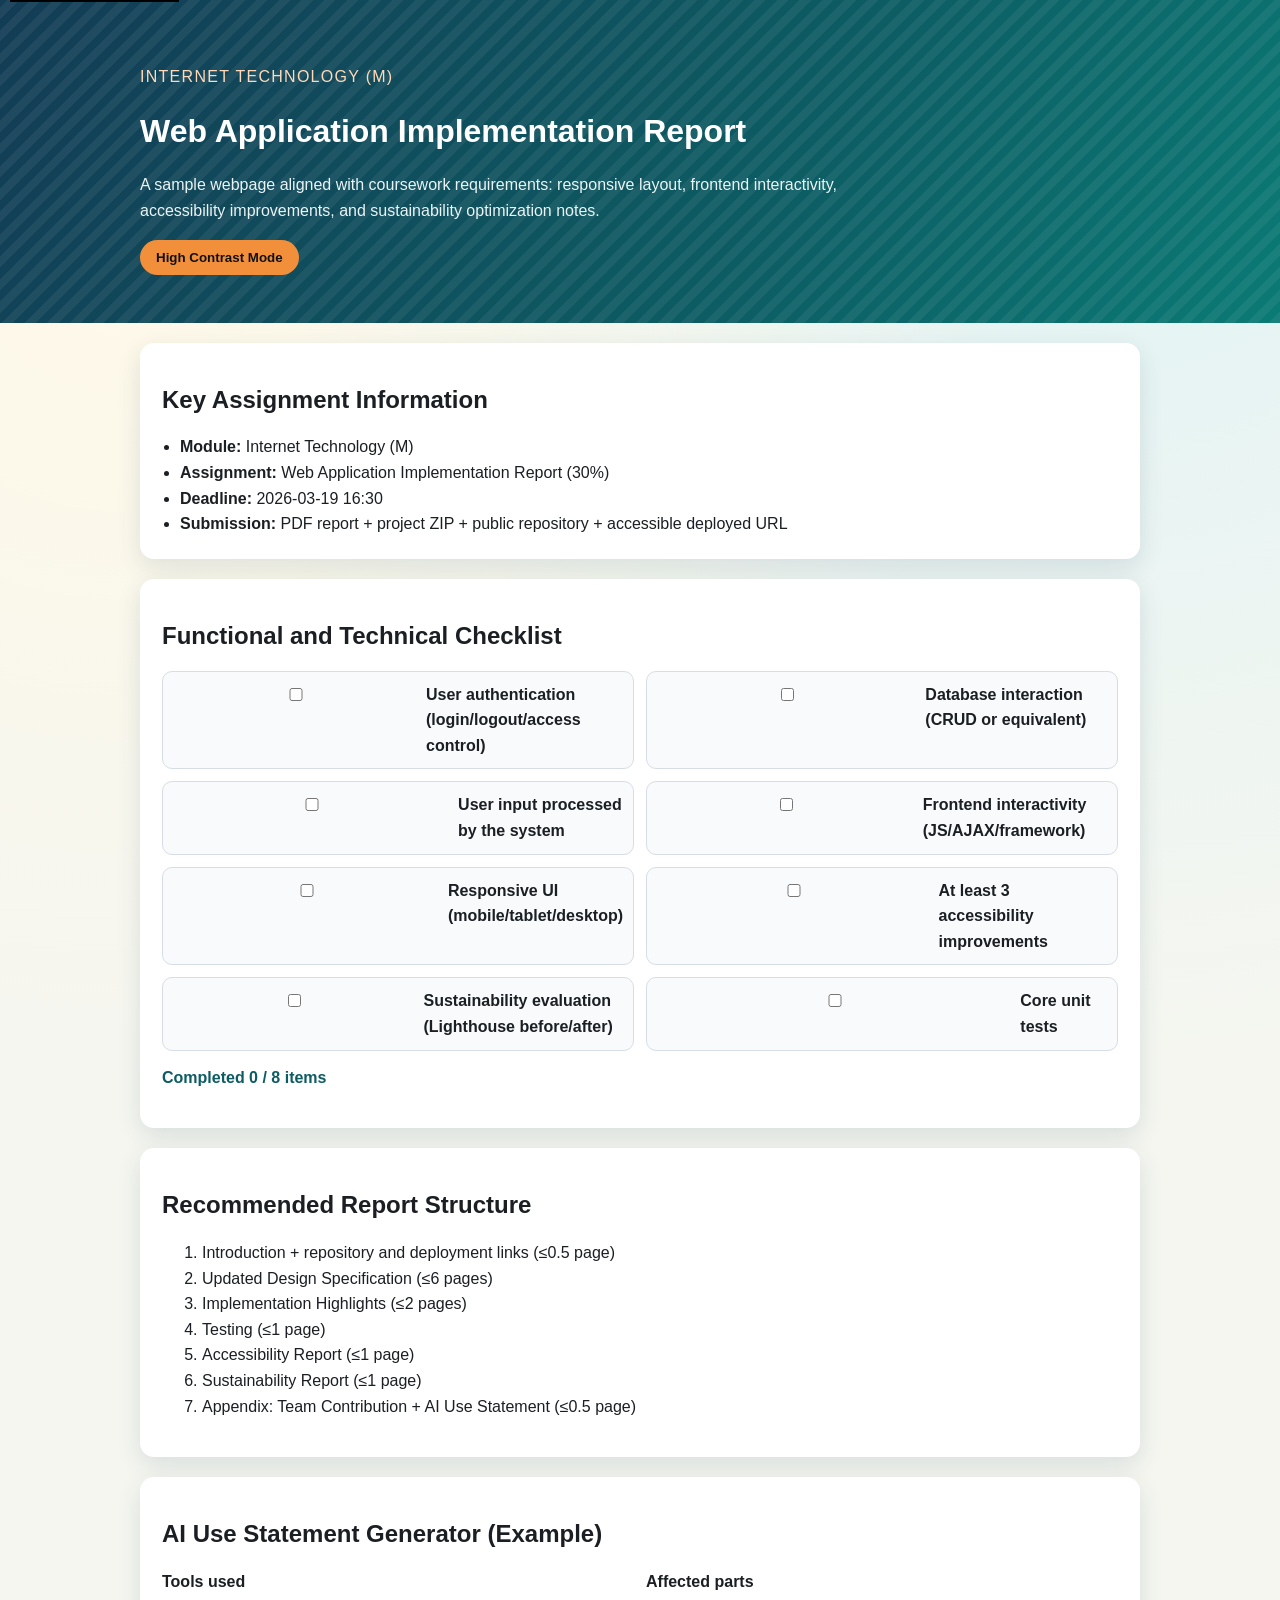
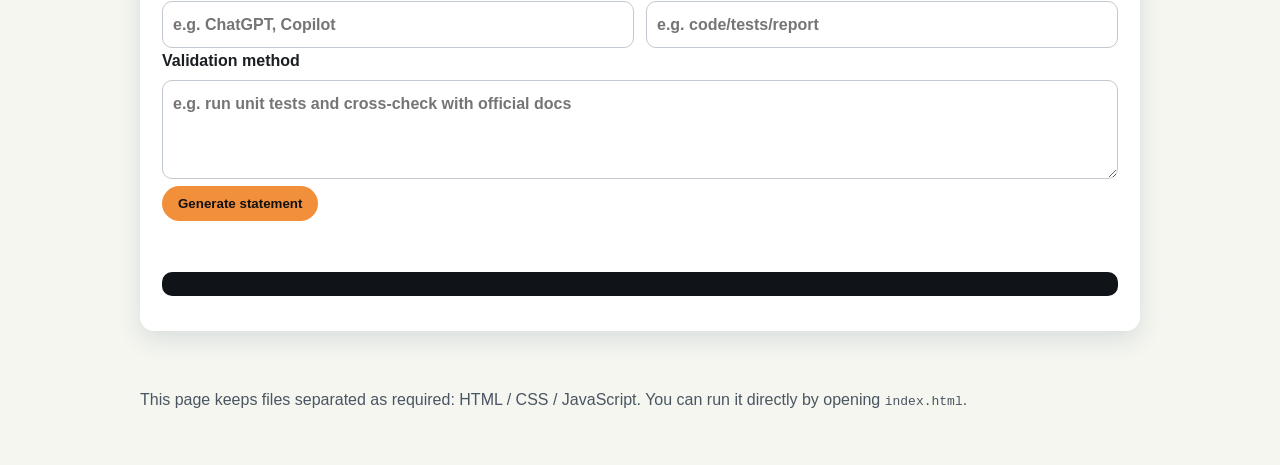
<file: index.html>
<!doctype html>
<html lang="en">
<head>
  <meta charset="utf-8">
  <meta name="viewport" content="width=device-width, initial-scale=1">
  <title>IT Coursework Web Application Demo</title>
  <link rel="stylesheet" href="styles.css">
</head>
<body>
  <a class="skip-link" href="#main-content">Skip to main content</a>

  <header class="hero">
    <div class="hero__overlay"></div>
    <div class="container hero__content">
      <p class="eyebrow">Internet Technology (M)</p>
      <h1>Web Application Implementation Report</h1>
      <p class="hero__desc">A sample webpage aligned with coursework requirements: responsive layout, frontend interactivity, accessibility improvements, and sustainability optimization notes.</p>
      <button id="themeToggle" class="btn" type="button" aria-pressed="false" aria-label="Toggle high-contrast mode">High Contrast Mode</button>
    </div>
  </header>

  <main id="main-content" class="container" tabindex="-1">
    <section class="card" aria-labelledby="deadline-title">
      <h2 id="deadline-title">Key Assignment Information</h2>
      <ul class="meta-list">
        <li><strong>Module:</strong> Internet Technology (M)</li>
        <li><strong>Assignment:</strong> Web Application Implementation Report (30%)</li>
        <li><strong>Deadline:</strong> 2026-03-19 16:30</li>
        <li><strong>Submission:</strong> PDF report + project ZIP + public repository + accessible deployed URL</li>
      </ul>
    </section>

    <section class="card" aria-labelledby="req-title">
      <h2 id="req-title">Functional and Technical Checklist</h2>
      <div class="grid two-col" id="checklist" role="group" aria-label="Course requirement checklist">
        <label><input type="checkbox" class="req-item"> User authentication (login/logout/access control)</label>
        <label><input type="checkbox" class="req-item"> Database interaction (CRUD or equivalent)</label>
        <label><input type="checkbox" class="req-item"> User input processed by the system</label>
        <label><input type="checkbox" class="req-item"> Frontend interactivity (JS/AJAX/framework)</label>
        <label><input type="checkbox" class="req-item"> Responsive UI (mobile/tablet/desktop)</label>
        <label><input type="checkbox" class="req-item"> At least 3 accessibility improvements</label>
        <label><input type="checkbox" class="req-item"> Sustainability evaluation (Lighthouse before/after)</label>
        <label><input type="checkbox" class="req-item"> Core unit tests</label>
      </div>
      <p id="progressText" class="progress" aria-live="polite">Completed 0 / 8 items</p>
    </section>

    <section class="card" aria-labelledby="report-title">
      <h2 id="report-title">Recommended Report Structure</h2>
      <ol>
        <li>Introduction + repository and deployment links (≤0.5 page)</li>
        <li>Updated Design Specification (≤6 pages)</li>
        <li>Implementation Highlights (≤2 pages)</li>
        <li>Testing (≤1 page)</li>
        <li>Accessibility Report (≤1 page)</li>
        <li>Sustainability Report (≤1 page)</li>
        <li>Appendix: Team Contribution + AI Use Statement (≤0.5 page)</li>
      </ol>
    </section>

    <section class="card" aria-labelledby="ai-title">
      <h2 id="ai-title">AI Use Statement Generator (Example)</h2>
      <form id="aiForm" novalidate>
        <div class="grid two-col">
          <label for="tools">Tools used
            <input id="tools" name="tools" type="text" placeholder="e.g. ChatGPT, Copilot" required>
          </label>
          <label for="parts">Affected parts
            <input id="parts" name="parts" type="text" placeholder="e.g. code/tests/report" required>
          </label>
        </div>
        <label for="validation">Validation method
          <textarea id="validation" name="validation" rows="3" placeholder="e.g. run unit tests and cross-check with official docs" required></textarea>
        </label>
        <button class="btn" type="submit">Generate statement</button>
        <p id="formError" class="error" role="alert" aria-live="assertive"></p>
      </form>
      <pre id="aiOutput" class="output" aria-live="polite"></pre>
    </section>
  </main>

  <footer class="container footer">
    <p>This page keeps files separated as required: HTML / CSS / JavaScript. You can run it directly by opening <code>index.html</code>.</p>
  </footer>

  <script src="script.js"></script>
</body>
</html>
</file>
<file: styles.css>
:root {
  --bg: #f5f6f0;
  --surface: #ffffff;
  --text: #1b1f23;
  --muted: #4a5562;
  --brand: #0d5c63;
  --accent: #f28f3b;
  --ring: #133c55;
  --shadow: 0 8px 24px rgba(19, 60, 85, 0.12);
}

* {
  box-sizing: border-box;
}

body {
  margin: 0;
  font-family: "Segoe UI", "PingFang SC", "Microsoft YaHei", sans-serif;
  line-height: 1.6;
  color: var(--text);
  background: radial-gradient(circle at 10% 10%, #fff9e8, transparent 40%),
              radial-gradient(circle at 85% 0%, #dff3f5, transparent 45%),
              var(--bg);
}

.skip-link {
  position: absolute;
  top: -40px;
  left: 10px;
  background: #000;
  color: #fff;
  padding: 8px 12px;
  z-index: 1000;
}

.skip-link:focus {
  top: 10px;
}

.container {
  width: min(1000px, 92vw);
  margin: 0 auto;
}

.hero {
  position: relative;
  color: #fff;
  padding: 64px 0 48px;
  background: linear-gradient(120deg, #133c55, #0d5c63 60%, #0b7a75);
  overflow: hidden;
}

.hero__overlay {
  position: absolute;
  inset: 0;
  background: repeating-linear-gradient(
    -45deg,
    rgba(255, 255, 255, 0.06),
    rgba(255, 255, 255, 0.06) 8px,
    transparent 8px,
    transparent 16px
  );
}

.hero__content {
  position: relative;
}

.eyebrow {
  margin: 0;
  letter-spacing: 0.08em;
  text-transform: uppercase;
  color: #ffd9b8;
}

h1,
h2 {
  line-height: 1.25;
}

.hero__desc {
  max-width: 700px;
  color: #eaf4f4;
}

.card {
  margin: 20px 0;
  padding: 22px;
  border-radius: 14px;
  background: var(--surface);
  box-shadow: var(--shadow);
}

.grid {
  display: grid;
  gap: 12px;
}

.two-col {
  grid-template-columns: repeat(2, minmax(0, 1fr));
}

.meta-list {
  margin: 0;
  padding-left: 18px;
}

.btn {
  background: var(--accent);
  color: #111;
  border: none;
  border-radius: 999px;
  padding: 10px 16px;
  font-weight: 600;
  cursor: pointer;
}

.btn:focus-visible,
input:focus-visible,
textarea:focus-visible {
  outline: 3px solid var(--ring);
  outline-offset: 2px;
}

#checklist label {
  display: flex;
  gap: 8px;
  align-items: flex-start;
  background: #f9fafb;
  border: 1px solid #d6dde6;
  border-radius: 10px;
  padding: 10px;
}

.progress {
  margin-top: 14px;
  color: var(--brand);
  font-weight: 700;
}

label {
  display: block;
  font-weight: 600;
}

input,
textarea {
  width: 100%;
  margin-top: 6px;
  padding: 10px;
  border: 1px solid #c2c8cf;
  border-radius: 10px;
  font: inherit;
}

.error {
  color: #b42318;
  min-height: 1.2em;
}

.output {
  background: #101418;
  color: #f0f5ff;
  padding: 12px;
  border-radius: 10px;
  white-space: pre-wrap;
}

.footer {
  padding: 20px 0 36px;
  color: var(--muted);
}

body.high-contrast {
  --bg: #ffffff;
  --surface: #ffffff;
  --text: #000000;
  --muted: #000000;
  --brand: #000000;
  --accent: #ffd400;
  --ring: #000000;
  background: #fff;
}

body.high-contrast .hero {
  background: #000;
}

body.high-contrast .hero__desc,
body.high-contrast .eyebrow {
  color: #fff;
}

@media (max-width: 760px) {
  .two-col {
    grid-template-columns: 1fr;
  }

  .hero {
    padding: 48px 0 30px;
  }
}
</file>
